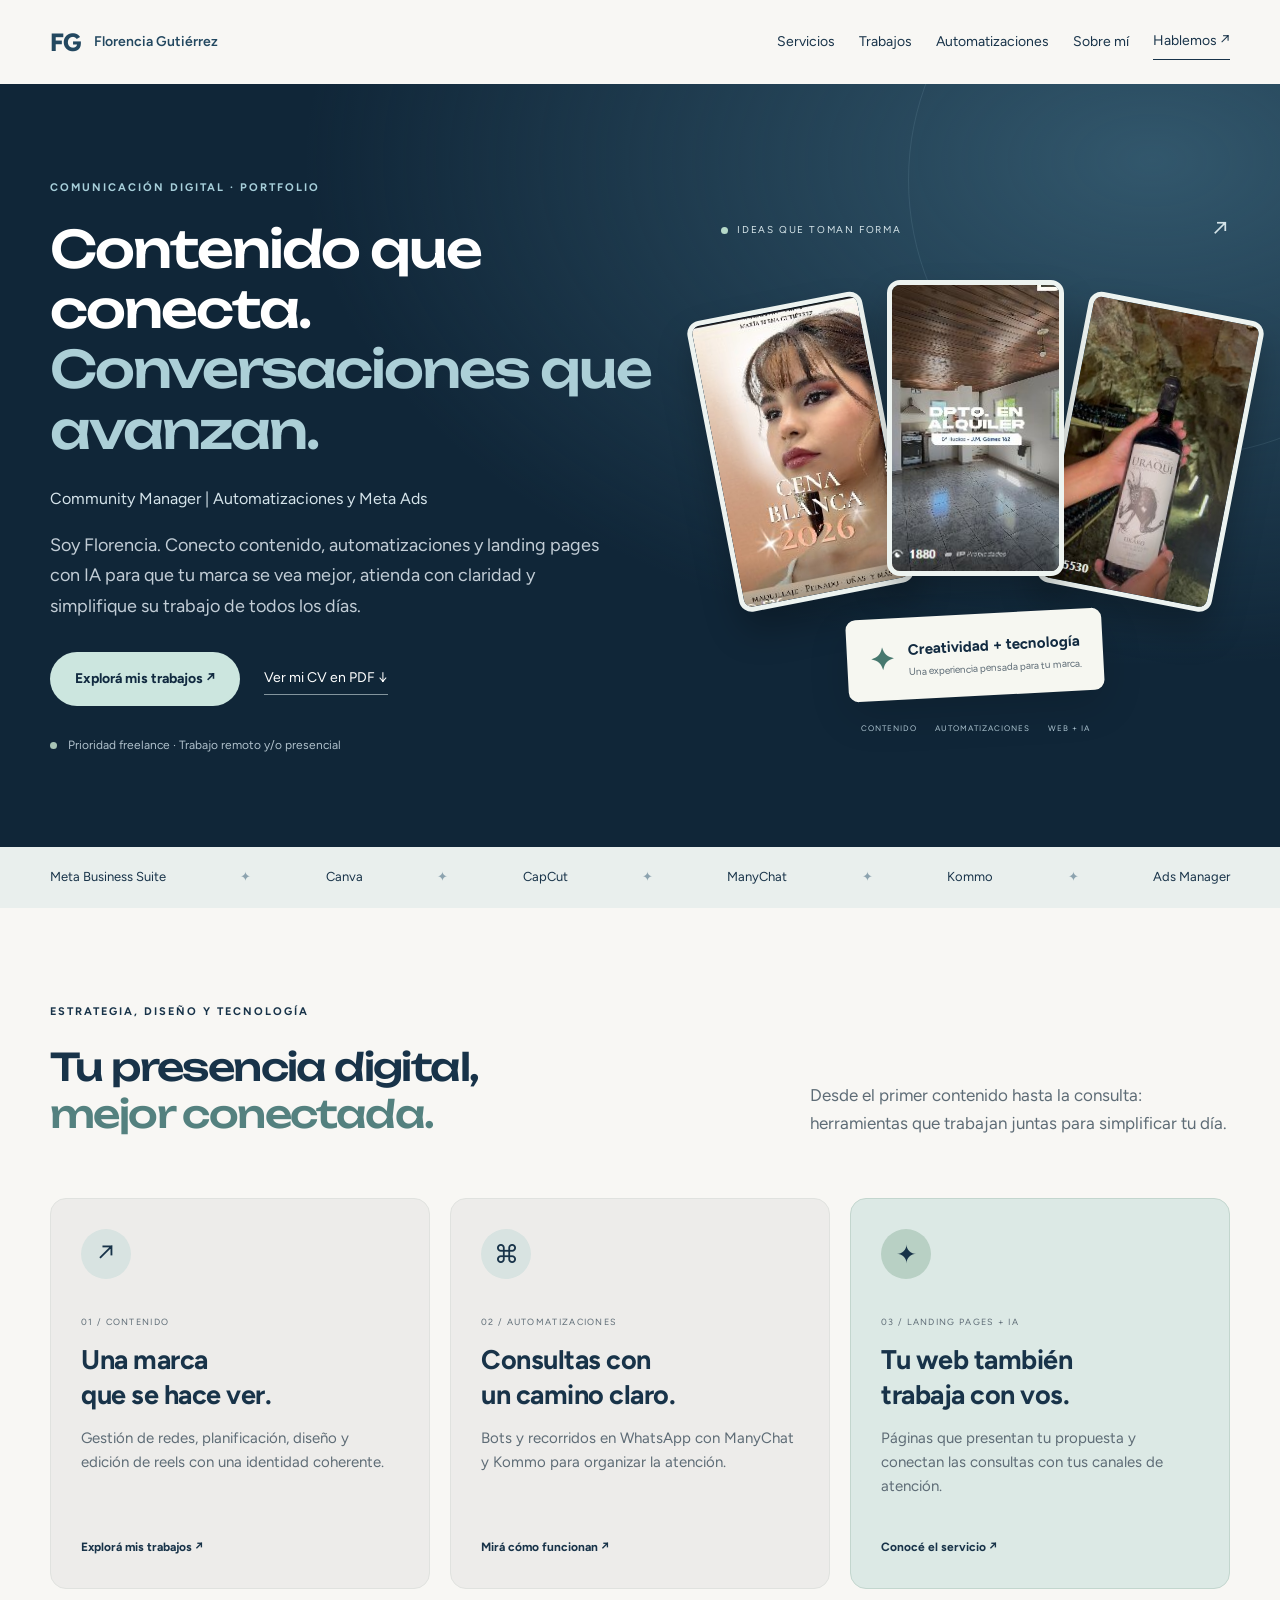
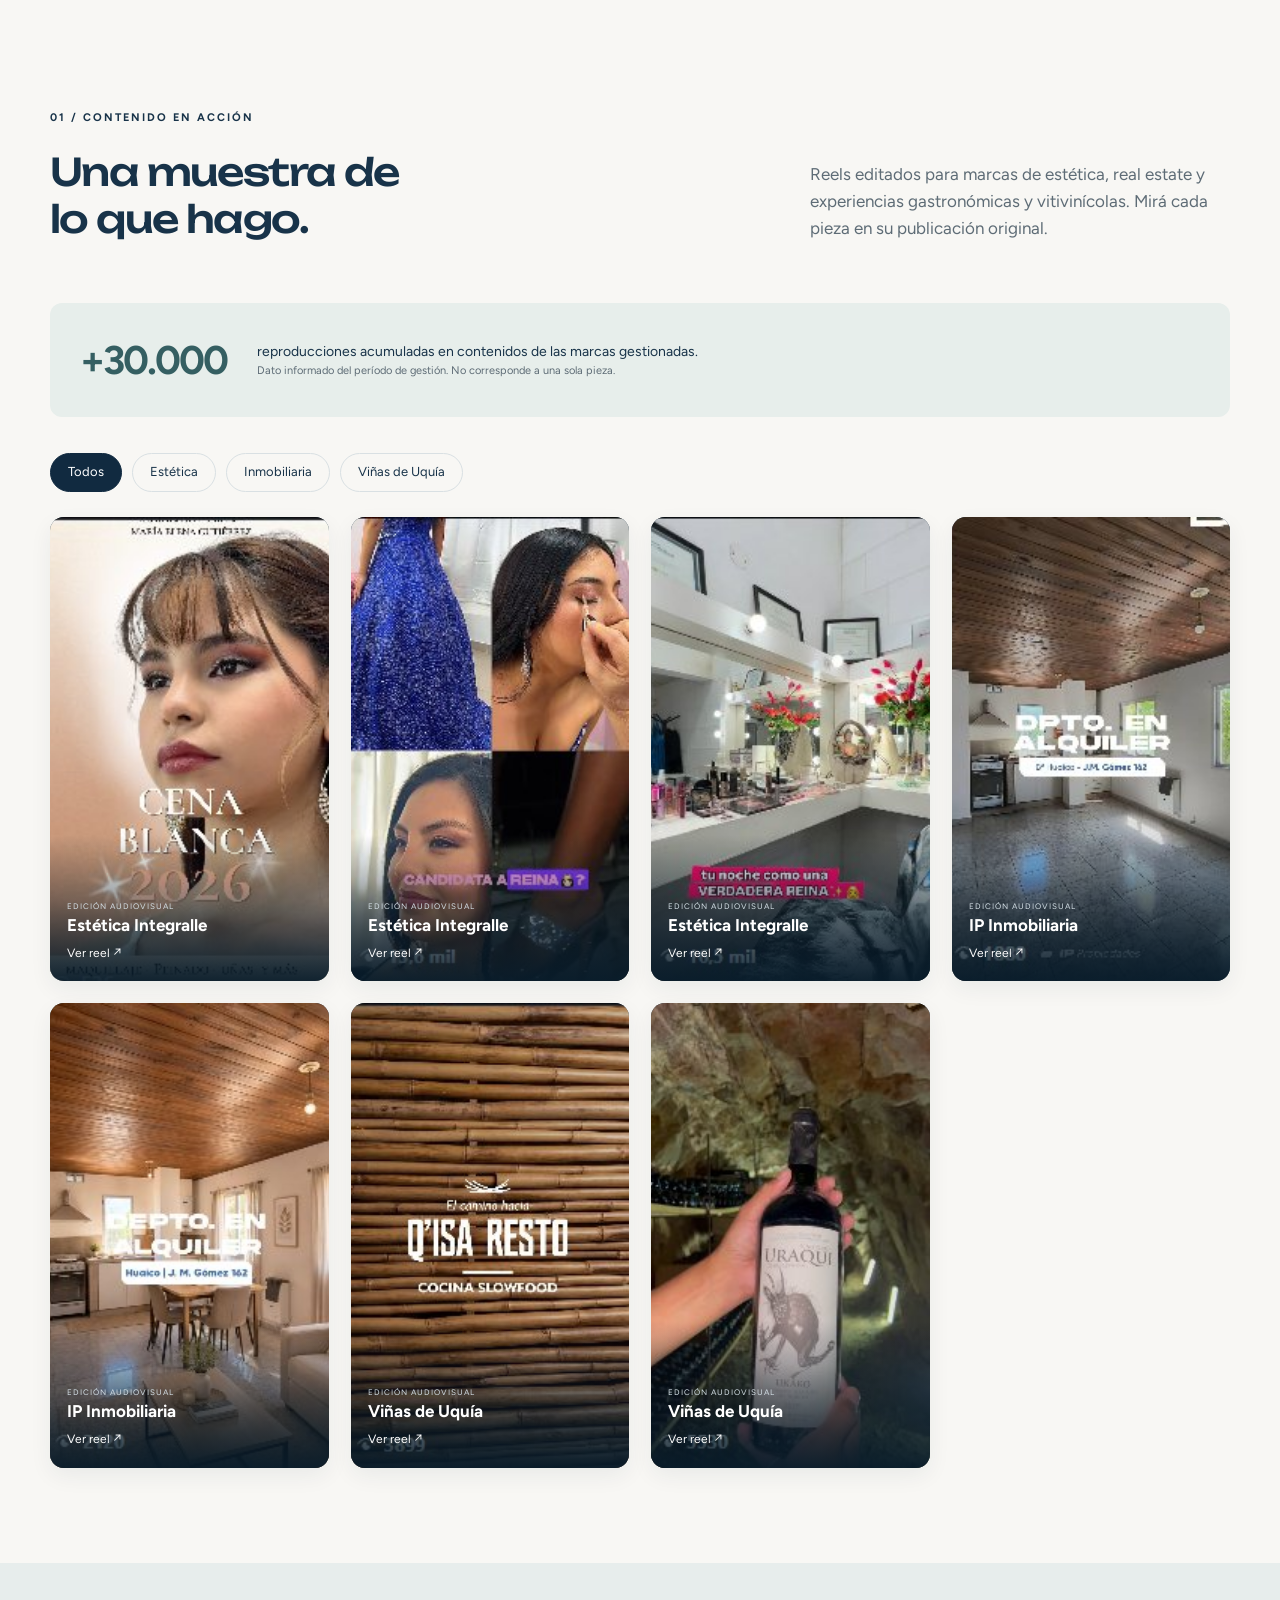
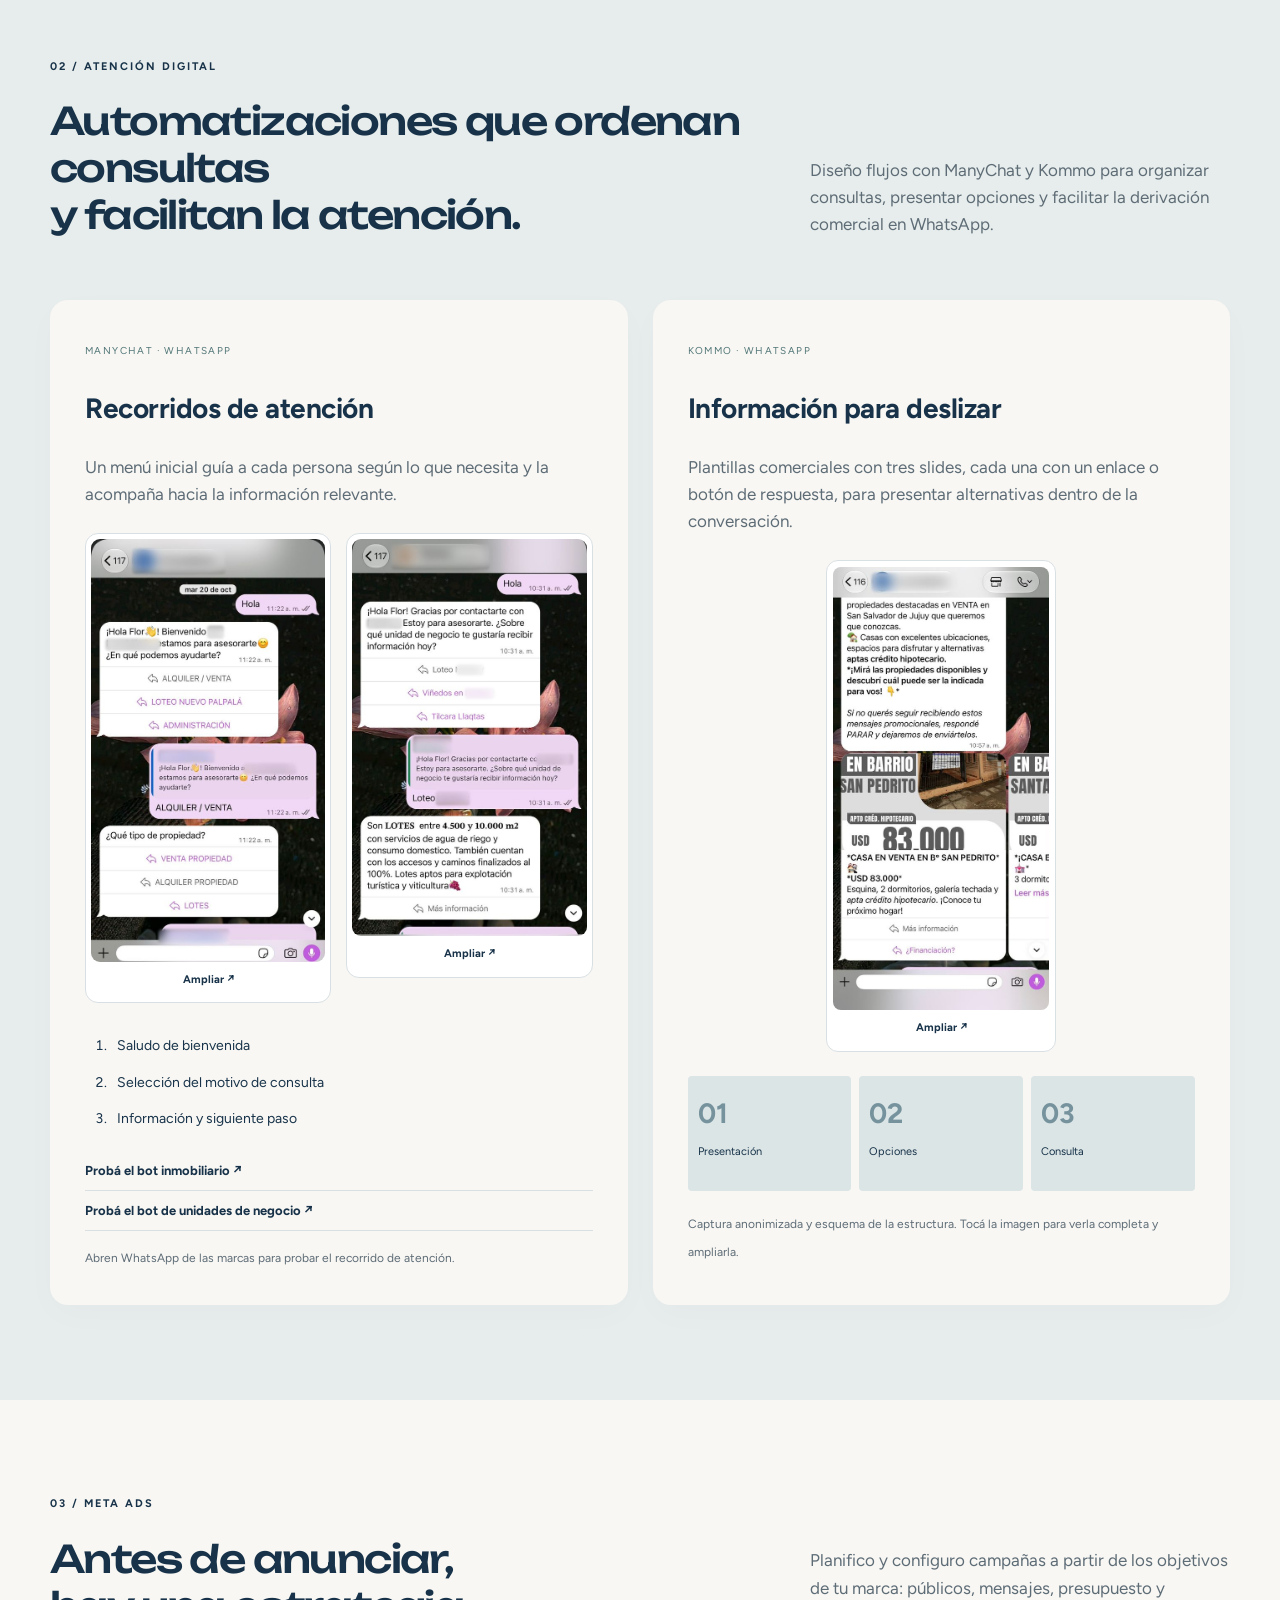
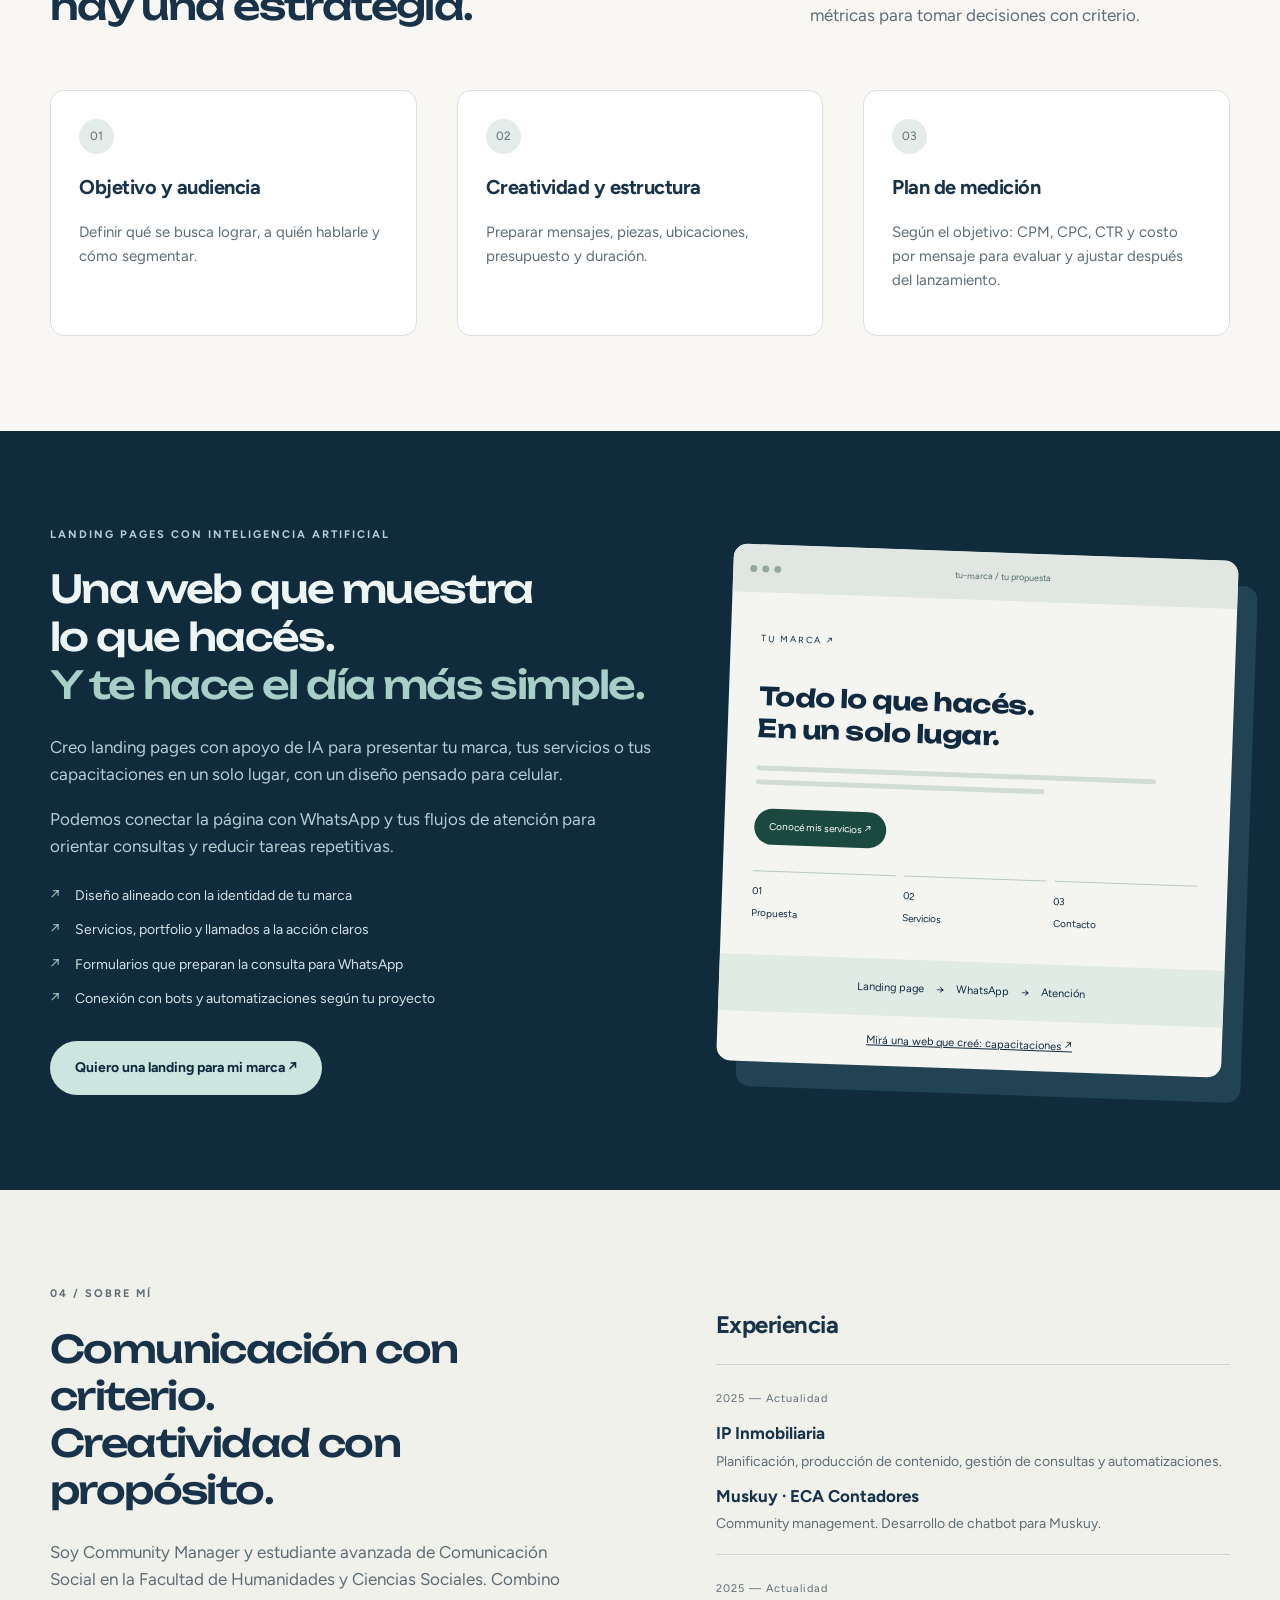
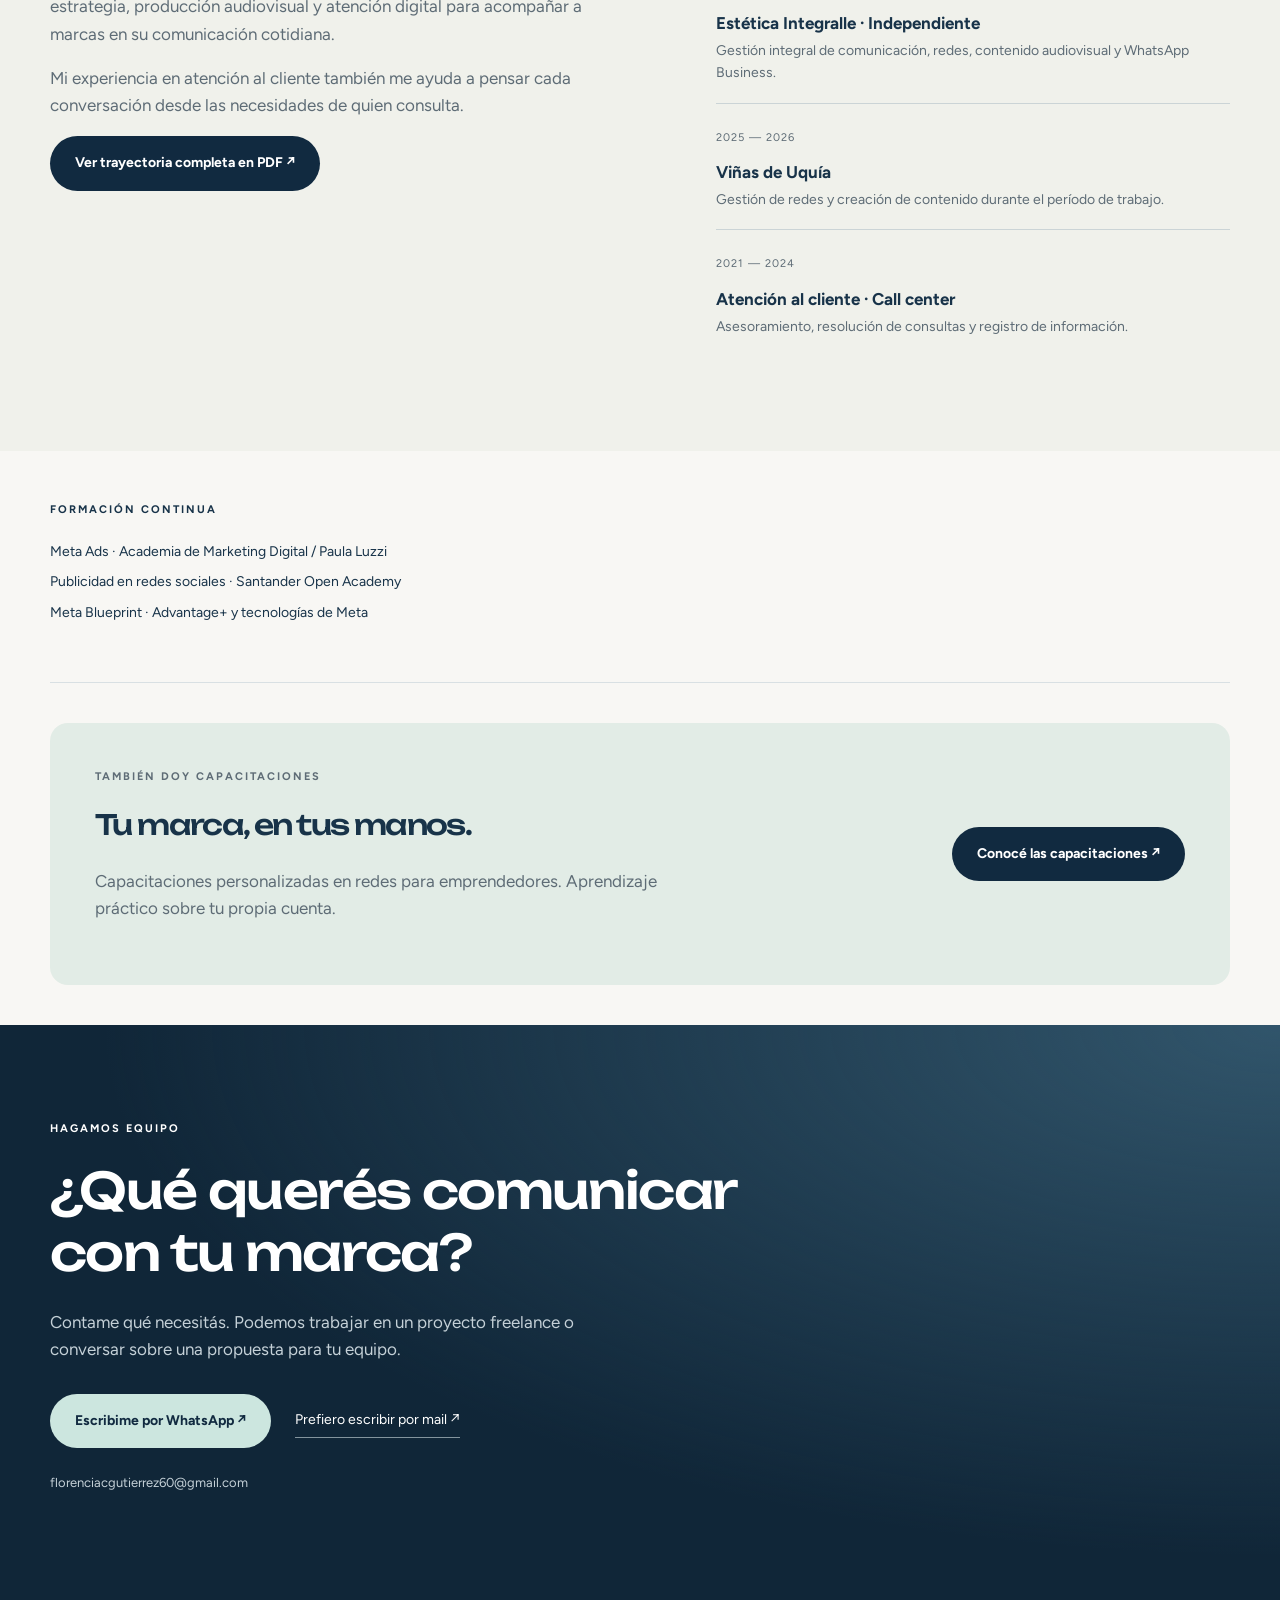
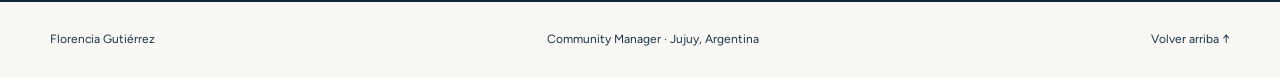
<file: florencia/index.html>
<!doctype html><html lang="es-AR"><head><meta charset="utf-8"><meta name="viewport" content="width=device-width,initial-scale=1"><title>Florencia Gutiérrez · Community Manager</title><meta name="description" content="Portfolio de Florencia Gutiérrez. Community management, contenido audiovisual, automatizaciones y planificación de Meta Ads."><link rel="preconnect" href="https://fonts.googleapis.com"><link rel="stylesheet" href="https://fonts.googleapis.com/css2?family=Figtree:wght@400;500;600;700;800&family=Unbounded:wght@500;600;700&display=swap"><link rel="stylesheet" href="style.css?v=2"></head><body><a class="skip" href="#trabajos">Ir al contenido</a><header><a class="logo" href="#">FG<span>Florencia Gutiérrez</span></a><nav aria-label="Principal"><a href="#servicios">Servicios</a><a href="#trabajos">Trabajos</a><a href="#automatizaciones">Automatizaciones</a><a href="#perfil">Sobre mí</a><a class="nav-contact" href="#contacto">Hablemos ↗</a></nav></header><main><section class="hero"><div class="wrap hero-grid"><div><p class="eyebrow">COMUNICACIÓN DIGITAL · PORTFOLIO</p><h1>Contenido que conecta.<br><span>Conversaciones que avanzan.</span></h1><p class="role">Community Manager | Automatizaciones y Meta Ads</p><p class="intro">Soy Florencia. Conecto contenido, automatizaciones y landing pages con IA para que tu marca se vea mejor, atienda con claridad y simplifique su trabajo de todos los días.</p><div class="actions"><a class="button light" href="#trabajos">Explorá mis trabajos ↗</a><a class="text-link" href="assets/cv-florencia-gutierrez.pdf" target="_blank" rel="noopener">Ver mi CV en PDF ↓</a></div><p class="availability"><i></i> Prioridad freelance · Trabajo remoto y/o presencial</p></div><div class="hero-art" aria-label="Selección de contenido y servicios"><div class="showcase-label"><span class="live-dot"></span> IDEAS QUE TOMAN FORMA <span>↗</span></div><div class="hero-covers"><img src="assets/reel-1.jpg" alt="Contenido de belleza para Estética Integralle"><img src="assets/reel-4.jpg" alt="Contenido de propiedades para IP Inmobiliaria"><img src="assets/reel-8.jpg" alt="Contenido para Viñas de Uquía"></div><div class="floating-note"><span>✦</span><div>Creatividad + tecnología<small>Una experiencia pensada para tu marca.</small></div></div><div class="showcase-foot"><span>CONTENIDO</span><span>AUTOMATIZACIONES</span><span>WEB + IA</span></div></div></div></section><div class="tools"><div class="wrap">Meta Business Suite <span>✦</span> Canva <span>✦</span> CapCut <span>✦</span> ManyChat <span>✦</span> Kommo <span>✦</span> Ads Manager</div></div><section class="wrap section services" id="servicios"><div class="section-head"><div><p class="eyebrow">ESTRATEGIA, DISEÑO Y TECNOLOGÍA</p><h2>Tu presencia digital,<br><span>mejor conectada.</span></h2></div><p>Desde el primer contenido hasta la consulta: herramientas que trabajan juntas para simplificar tu día.</p></div><div class="service-grid"><a href="#trabajos" class="service-tile"><span class="service-icon">↗</span><small>01 / CONTENIDO</small><h3>Una marca<br>que se hace ver.</h3><p>Gestión de redes, planificación, diseño y edición de reels con una identidad coherente.</p><b>Explorá mis trabajos ↗</b></a><a href="#automatizaciones" class="service-tile"><span class="service-icon">⌘</span><small>02 / AUTOMATIZACIONES</small><h3>Consultas con<br>un camino claro.</h3><p>Bots y recorridos en WhatsApp con ManyChat y Kommo para organizar la atención.</p><b>Mirá cómo funcionan ↗</b></a><a href="#landing-pages" class="service-tile featured"><span class="service-icon">✦</span><small>03 / LANDING PAGES + IA</small><h3>Tu web también<br>trabaja con vos.</h3><p>Páginas que presentan tu propuesta y conectan las consultas con tus canales de atención.</p><b>Conocé el servicio ↗</b></a></div></section><section class="wrap section" id="trabajos"><div class="section-head"><div><p class="eyebrow">01 / CONTENIDO EN ACCIÓN</p><h2>Una muestra de<br>lo que hago.</h2></div><p>Reels editados para marcas de estética, real estate y experiencias gastronómicas y vitivinícolas. Mirá cada pieza en su publicación original.</p></div><div class="result"><strong>+30.000</strong><p>reproducciones acumuladas en contenidos de las marcas gestionadas.<small>Dato informado del período de gestión. No corresponde a una sola pieza.</small></p></div><div class="filters" aria-label="Filtrar trabajos"><button class="active" data-filter="Todos" aria-pressed="true">Todos</button><button data-filter="Estética Integralle" aria-pressed="false">Estética</button><button data-filter="IP Inmobiliaria" aria-pressed="false">Inmobiliaria</button><button data-filter="Viñas de Uquía" aria-pressed="false">Viñas de Uquía</button></div><div class="reels"><a class="reel" data-brand="Estética Integralle" href="https://www.instagram.com/reel/DfLGN-CpMdk/" target="_blank" rel="noopener noreferrer"><img src="assets/reel-1.jpg" alt="Portada del reel 1 de Estética Integralle" loading="lazy"><span><small>EDICIÓN AUDIOVISUAL</small><strong>Estética Integralle</strong><em>Ver reel ↗</em></span></a><a class="reel" data-brand="Estética Integralle" href="https://www.instagram.com/reel/DZiXq7cpE6a/" target="_blank" rel="noopener noreferrer"><img src="assets/reel-2.jpg" alt="Portada del reel 2 de Estética Integralle" loading="lazy"><span><small>EDICIÓN AUDIOVISUAL</small><strong>Estética Integralle</strong><em>Ver reel ↗</em></span></a><a class="reel" data-brand="Estética Integralle" href="https://www.instagram.com/reel/DXSG198Dm6K/" target="_blank" rel="noopener noreferrer"><img src="assets/reel-3.jpg" alt="Portada del reel 3 de Estética Integralle" loading="lazy"><span><small>EDICIÓN AUDIOVISUAL</small><strong>Estética Integralle</strong><em>Ver reel ↗</em></span></a><a class="reel" data-brand="IP Inmobiliaria" href="https://www.instagram.com/reel/DfXZOHgt6v5/" target="_blank" rel="noopener noreferrer"><img src="assets/reel-4.jpg" alt="Portada del reel 4 de IP Inmobiliaria" loading="lazy"><span><small>EDICIÓN AUDIOVISUAL</small><strong>IP Inmobiliaria</strong><em>Ver reel ↗</em></span></a><a class="reel" data-brand="IP Inmobiliaria" href="https://www.instagram.com/reel/DfHmSCutlCF/" target="_blank" rel="noopener noreferrer"><img src="assets/reel-5.jpg" alt="Portada del reel 5 de IP Inmobiliaria" loading="lazy"><span><small>EDICIÓN AUDIOVISUAL</small><strong>IP Inmobiliaria</strong><em>Ver reel ↗</em></span></a><a class="reel" data-brand="Viñas de Uquía" href="https://www.instagram.com/reel/DaNv7xEy1AY/" target="_blank" rel="noopener noreferrer"><img src="assets/reel-7.jpg" alt="Portada del reel 7 de Viñas de Uquía" loading="lazy"><span><small>EDICIÓN AUDIOVISUAL</small><strong>Viñas de Uquía</strong><em>Ver reel ↗</em></span></a><a class="reel" data-brand="Viñas de Uquía" href="https://www.instagram.com/reel/DbLqu_8yj9J/" target="_blank" rel="noopener noreferrer"><img src="assets/reel-8.jpg" alt="Portada del reel 8 de Viñas de Uquía" loading="lazy"><span><small>EDICIÓN AUDIOVISUAL</small><strong>Viñas de Uquía</strong><em>Ver reel ↗</em></span></a></div></section><section class="automation" id="automatizaciones"><div class="wrap section"><div class="section-head"><div><p class="eyebrow">02 / ATENCIÓN DIGITAL</p><h2>Automatizaciones que ordenan consultas<br>y facilitan la atención.</h2></div><p>Diseño flujos con ManyChat y Kommo para organizar consultas, presentar opciones y facilitar la derivación comercial en WhatsApp.</p></div><div class="auto-grid"><article><span class="tag">MANYCHAT · WHATSAPP</span><h3>Recorridos de atención</h3><p>Un menú inicial guía a cada persona según lo que necesita y la acompaña hacia la información relevante.</p><div class="screens"><a href="assets/automatizacion-3.jpg" target="_blank" rel="noopener"><img src="assets/automatizacion-3.jpg" loading="lazy" alt="Bot inmobiliario en WhatsApp, con nombre y logo ocultos"></a><a href="assets/automatizacion-4.jpg" target="_blank" rel="noopener"><img src="assets/automatizacion-4.jpg" loading="lazy" alt="Bot de unidades de negocio, con nombre y logo ocultos"></a></div><ol class="steps"><li>Saludo de bienvenida</li><li>Selección del motivo de consulta</li><li>Información y siguiente paso</li></ol><div class="demo-links"><a href="https://wa.me/5493884689089?text=Hola" target="_blank" rel="noopener">Probá el bot inmobiliario ↗</a><a href="https://wa.me/5493885822003?text=Hola" target="_blank" rel="noopener">Probá el bot de unidades de negocio ↗</a></div><small>Abren WhatsApp de las marcas para probar el recorrido de atención.</small></article><article><span class="tag">KOMMO · WHATSAPP</span><h3>Información para deslizar</h3><p>Plantillas comerciales con tres slides, cada una con un enlace o botón de respuesta, para presentar alternativas dentro de la conversación.</p><a aria-label="Ampliar captura del carrusel comercial" class="commercial-shot" href="assets/automatizacion-6.jpg" target="_blank" rel="noopener"><img src="assets/automatizacion-6.jpg" loading="lazy" alt="Carrusel comercial en WhatsApp, con identidad de la marca oculta"></a><div class="carousel-demo" aria-label="Esquema ilustrativo de un carrusel comercial"><div><b>01</b><span>Presentación</span></div><div><b>02</b><span>Opciones</span></div><div><b>03</b><span>Consulta</span></div></div><small>Captura anonimizada y esquema de la estructura. Tocá la imagen para verla completa y ampliarla.</small></article></div></div></section><section class="wrap section" id="meta"><div class="section-head"><div><p class="eyebrow">03 / META ADS</p><h2>Antes de anunciar,<br>hay una estrategia.</h2></div><p>Planifico y configuro campañas a partir de los objetivos de tu marca: públicos, mensajes, presupuesto y métricas para tomar decisiones con criterio.</p></div><div class="plan"><article><span>01</span><h3>Objetivo y audiencia</h3><p>Definir qué se busca lograr, a quién hablarle y cómo segmentar.</p></article><article><span>02</span><h3>Creatividad y estructura</h3><p>Preparar mensajes, piezas, ubicaciones, presupuesto y duración.</p></article><article><span>03</span><h3>Plan de medición</h3><p>Según el objetivo: CPM, CPC, CTR y costo por mensaje para evaluar y ajustar después del lanzamiento.</p></article></div></section><section class="web-section" id="landing-pages"><div class="wrap section web-grid"><div><p class="eyebrow">LANDING PAGES CON INTELIGENCIA ARTIFICIAL</p><h2>Una web que muestra<br>lo que hacés.<br><span>Y te hace el día más simple.</span></h2><p>Creo landing pages con apoyo de IA para presentar tu marca, tus servicios o tus capacitaciones en un solo lugar, con un diseño pensado para celular.</p><p>Podemos conectar la página con WhatsApp y tus flujos de atención para orientar consultas y reducir tareas repetitivas.</p><ul class="web-list"><li>Diseño alineado con la identidad de tu marca</li><li>Servicios, portfolio y llamados a la acción claros</li><li>Formularios que preparan la consulta para WhatsApp</li><li>Conexión con bots y automatizaciones según tu proyecto</li></ul><a class="button light" href="https://wa.me/5493884048799?text=Hola%20Flor%2C%20quiero%20consultarte%20por%20una%20landing%20page%20para%20mi%20marca." target="_blank" rel="noopener">Quiero una landing para mi marca ↗</a></div><div class="browser-mock"><div class="browser-bar"><i></i><i></i><i></i><span>tu-marca / tu propuesta</span></div><div class="mock-body"><span class="mock-brand">TU MARCA ↗</span><h3>Todo lo que hacés.<br>En un solo lugar.</h3><div class="mock-line"></div><div class="mock-line short"></div><div class="mock-button">Conocé mis servicios ↗</div><div class="mock-blocks"><div>01<br>Propuesta</div><div>02<br>Servicios</div><div>03<br>Contacto</div></div></div><div class="mock-connection">Landing page <span>→</span> WhatsApp <span>→</span> Atención</div><a href="https://florenciacgutierrez60-hash.github.io/capacitacion-en-redes/" target="_blank" rel="noopener" class="web-example">Mirá una web que creé: capacitaciones ↗</a></div></div></section><section class="about" id="perfil"><div class="wrap section about-grid"><div><p class="eyebrow">04 / SOBRE MÍ</p><h2>Comunicación con criterio.<br>Creatividad con propósito.</h2><p>Soy Community Manager y estudiante avanzada de Comunicación Social en la Facultad de Humanidades y Ciencias Sociales. Combino estrategia, producción audiovisual y atención digital para acompañar a marcas en su comunicación cotidiana.</p><p>Mi experiencia en atención al cliente también me ayuda a pensar cada conversación desde las necesidades de quien consulta.</p><a class="button dark" href="assets/cv-florencia-gutierrez.pdf" target="_blank" rel="noopener">Ver trayectoria completa en PDF ↗</a></div><div><h3>Experiencia</h3><div class="experience"><span>2025 — Actualidad</span><h4>IP Inmobiliaria</h4><p>Planificación, producción de contenido, gestión de consultas y automatizaciones.</p><h4>Muskuy · ECA Contadores</h4><p>Community management. Desarrollo de chatbot para Muskuy.</p></div><div class="experience"><span>2025 — Actualidad</span><h4>Estética Integralle · Independiente</h4><p>Gestión integral de comunicación, redes, contenido audiovisual y WhatsApp Business.</p></div><div class="experience"><span>2025 — 2026</span><h4>Viñas de Uquía</h4><p>Gestión de redes y creación de contenido durante el período de trabajo.</p></div><div class="experience"><span>2021 — 2024</span><h4>Atención al cliente · Call center</h4><p>Asesoramiento, resolución de consultas y registro de información.</p></div></div></div></section><section class="wrap credentials"><p class="eyebrow">FORMACIÓN CONTINUA</p><p>Meta Ads · Academia de Marketing Digital / Paula Luzzi</p><p>Publicidad en redes sociales · Santander Open Academy</p><p>Meta Blueprint · Advantage+ y tecnologías de Meta</p></section><section class="wrap training"><div><p class="eyebrow">TAMBIÉN DOY CAPACITACIONES</p><h2>Tu marca, en tus manos.</h2><p>Capacitaciones personalizadas en redes para emprendedores. Aprendizaje práctico sobre tu propia cuenta.</p></div><a class="button dark" href="https://florenciacgutierrez60-hash.github.io/capacitacion-en-redes/" target="_blank" rel="noopener">Conocé las capacitaciones ↗</a></section><section class="contact" id="contacto"><div class="wrap section"><p class="eyebrow">HAGAMOS EQUIPO</p><h2>¿Qué querés comunicar<br>con tu marca?</h2><p>Contame qué necesitás. Podemos trabajar en un proyecto freelance o conversar sobre una propuesta para tu equipo.</p><div class="actions"><a class="button light" href="https://wa.me/5493884048799?text=Hola%20Flor%2C%20vi%20tu%20portfolio%20y%20me%20gustar%C3%ADa%20conversar%20sobre%20un%20proyecto." target="_blank" rel="noopener">Escribime por WhatsApp ↗</a><a class="text-link" href="mailto:florenciacgutierrez60@gmail.com">Prefiero escribir por mail ↗</a></div><p class="email">florenciacgutierrez60@gmail.com</p></div></section></main><footer class="wrap"><span>Florencia Gutiérrez</span><span>Community Manager · Jujuy, Argentina</span><a href="#">Volver arriba ↑</a></footer><dialog class="image-viewer" aria-label="Captura ampliada"><button class="close-viewer" aria-label="Cerrar imagen">Cerrar ×</button><img alt=""><p>Podés desplazarte para recorrer la captura completa.</p></dialog><script src="script.js?v=2"></script></body></html>
</file>
<file: florencia/style.css>
:root{--ink:#172b3c;--muted:#5e6c76;--paper:#f7f7f3;--deep:#102638;--blue:#c1d7e3;--line:#d6dfdf}*{box-sizing:border-box}html{scroll-behavior:smooth;scroll-padding-top:90px}body{margin:0;background:var(--paper);color:var(--ink);font:17px/1.6 Figtree,Arial,sans-serif}a{color:inherit;text-decoration:none}button{font:inherit}a:focus-visible,button:focus-visible{outline:3px solid #3983aa;outline-offset:5px}.wrap,header{width:min(1180px,calc(100% - 80px));margin:auto}header{display:flex;align-items:center;justify-content:space-between;padding:24px 0}.logo{display:flex;align-items:center;gap:14px;font-size:25px;font-weight:800;letter-spacing:-1px}.logo span{font-size:14px;letter-spacing:0;font-weight:600}nav{display:flex;align-items:center;gap:30px;font-size:14px}.nav-contact{border-bottom:1px solid;padding:6px 0}.hero{background:var(--deep);color:#fff;padding:85px 0 70px}.hero-grid{display:grid;grid-template-columns:1.5fr 1fr;gap:70px;align-items:center}.eyebrow{font-size:11px;font-weight:700;letter-spacing:2px;margin:0 0 22px}h1,h2{font-family:Unbounded,Arial,sans-serif;font-weight:500;letter-spacing:-1.6px;line-height:1.24;margin:0 0 26px}h1{font-size:clamp(33px,3.7vw,50px)}h1 span{color:var(--blue)}h2{font-size:clamp(27px,3vw,38px)}h3{font-size:24px;line-height:1.3;letter-spacing:-.5px}h4{margin:10px 0 3px}.role{font-size:16px;color:#d5e4eb}.intro{max-width:560px;color:#c2cdd6;font-size:18px}.actions{display:flex;gap:24px;align-items:center;flex-wrap:wrap;margin-top:30px}.button{display:inline-block;padding:14px 22px;border-radius:5px;font-weight:700;font-size:14px}.light{background:#d7e6ec;color:var(--deep)}.dark{background:var(--deep);color:white}.text-link{font-size:14px;border-bottom:1px solid #83949d;padding:5px 0}.availability{font-size:12px;color:#afc0cb;margin-top:30px}.availability i{display:inline-block;width:7px;height:7px;background:#a8c3b5;border-radius:50%;margin-right:8px}.hero-art{background:#c6d8dc;color:var(--deep);padding:30px;transform:rotate(3deg);box-shadow:12px 12px 0 #243e50;border-radius:4px}.art-top,.art-bottom{font-size:9px;letter-spacing:1.4px;border-bottom:1px solid #98afb6;padding-bottom:20px}.art-top span{float:right;font-size:25px;line-height:1}.hero-art p{font-size:30px;line-height:1.3;letter-spacing:-1px;margin:30px 0}.hero-art b{font-weight:800}.flow{display:flex;align-items:center;justify-content:space-between;gap:6px;font-size:11px;padding:25px 0}.flow span{background:#e7eff0;padding:9px}.art-bottom{border-bottom:0;border-top:1px solid #98afb6;padding:22px 0 0;font-size:8px}.tools{border-bottom:1px solid var(--line);padding:20px 0;font-size:13px}.tools .wrap{display:flex;align-items:center;justify-content:space-between;gap:15px;flex-wrap:wrap}.tools span{color:#8ca3af}.section{padding-top:95px;padding-bottom:95px}.section-head{display:flex;justify-content:space-between;gap:70px;align-items:end;margin-bottom:35px}.section-head>p{max-width:420px;color:var(--muted);margin-bottom:26px}.result{display:flex;align-items:center;gap:30px;border-top:1px solid var(--line);border-bottom:1px solid var(--line);padding:20px 0;margin:15px 0 36px}.result strong{font-size:40px;letter-spacing:-2px}.result p{font-size:14px;margin:0}.result small{display:block;color:var(--muted);font-size:11px}small{font-size:12px;color:var(--muted);line-height:1.5}.filters{display:flex;gap:10px;flex-wrap:wrap;margin-bottom:25px}.filters button{cursor:pointer;border:1px solid var(--line);background:transparent;border-radius:30px;padding:8px 17px;font-size:13px;color:var(--ink)}.filters .active{background:var(--deep);color:white;border-color:var(--deep)}.reels{display:grid;grid-template-columns:repeat(4,1fr);gap:22px}.reel{position:relative;overflow:hidden;border-radius:6px;background:#233a49;aspect-ratio:9/15;display:block}.reel img{width:100%;height:100%;object-fit:cover;transition:transform .3s}.reel:hover img{transform:scale(1.04)}.reel span{position:absolute;inset:auto 0 0;padding:50px 17px 18px;background:linear-gradient(transparent,#081c2bf0);color:white}.reel strong,.reel small,.reel em{display:block}.reel small{font-size:8px;letter-spacing:1px;color:#d5e0e7}.reel strong{font-size:17px}.reel em{font-style:normal;font-size:12px;margin-top:5px}.reel[hidden]{display:none}.automation{background:#e9eeed}.auto-grid{display:grid;grid-template-columns:1fr 1fr;gap:25px}.auto-grid article{padding:35px;background:var(--paper);border:1px solid var(--line);border-radius:6px}.tag{font-size:10px;letter-spacing:1.4px}.auto-grid article>p,.plan p,.about p,.training p{color:var(--muted)}.steps{padding-left:25px;font-size:14px}.steps li{padding:7px}.demo-links{display:flex;flex-direction:column;gap:10px;font-size:13px;margin:24px 0 12px}.demo-links a{border-bottom:1px solid var(--line);padding-bottom:8px;font-weight:700}.carousel-demo{display:flex;gap:8px;margin:28px 0}.carousel-demo div{flex:1;background:#dbe5e6;padding:15px 10px;min-height:115px;border-radius:4px}.carousel-demo b{display:block;font-size:28px;color:#75929d}.carousel-demo span{font-size:11px}.plan{display:grid;grid-template-columns:repeat(3,1fr);gap:40px}.plan article{border-top:1px solid #96acb8;padding-top:24px}.plan article>span{font-size:12px;color:var(--muted)}.plan h3{font-size:20px}.plan p{font-size:15px}.about{background:#edf0ef}.about-grid{display:grid;grid-template-columns:1.1fr 1fr;gap:100px}.about-grid>div>p{max-width:540px}.experience{border-top:1px solid #cbd4d6;padding:18px 0}.experience span{font-size:11px;letter-spacing:1px;color:var(--muted)}.experience p{font-size:14px;margin:0}.credentials{padding-top:50px;padding-bottom:50px;border-bottom:1px solid var(--line)}.credentials p:not(.eyebrow){font-size:14px;margin:8px 0}.training{padding-top:70px;padding-bottom:70px;display:flex;align-items:center;justify-content:space-between;gap:50px}.training h2{font-size:28px}.training p{max-width:620px}.training .button{white-space:nowrap}.contact{background:var(--deep);color:#fff}.contact h2{font-size:clamp(30px,4vw,50px)}.contact .section>p:not(.eyebrow){max-width:580px;color:#c4d0d7}.contact .email{font-size:13px;margin-top:25px}footer{display:flex;justify-content:space-between;padding:28px 0;gap:20px;font-size:12px}.skip{position:absolute;top:-100px}.skip:focus{top:10px;background:white;z-index:10;padding:10px}@media(max-width:950px){.hero-grid{gap:35px;grid-template-columns:1.3fr 1fr}.hero-art{padding:22px}.hero-art p{font-size:25px}.flow{flex-wrap:wrap}.about-grid{gap:40px}.reels{gap:14px}.section-head{gap:40px}.logo span{display:none}}@media(max-width:700px){.wrap,header{width:calc(100% - 36px)}header{padding:18px 0}nav{gap:17px;font-size:12px}nav a:nth-child(2),nav a:nth-child(3){display:none}.hero{padding:55px 0}.hero-grid,.about-grid,.auto-grid{grid-template-columns:1fr}.hero-art{max-width:380px;margin:20px 12px 5px;transform:rotate(2deg)}.hero-art p{font-size:30px}.flow{justify-content:start;gap:14px}.tools .wrap{justify-content:center;font-size:11px}.section{padding-top:60px;padding-bottom:60px}.section-head{display:block;margin-bottom:25px}.section-head>p{max-width:100%}.reels{grid-template-columns:repeat(2,1fr)}.reel span{padding:40px 12px 13px}.reel strong{font-size:14px}.reel small{font-size:7px}.result{gap:18px}.result strong{font-size:31px}.result p{font-size:12px}.result small{font-size:10px}.plan{grid-template-columns:1fr;gap:24px}.plan h3{margin:10px 0}.auto-grid article{padding:25px}.training{display:block}.training .button{margin-top:15px}footer{flex-wrap:wrap}h1{letter-spacing:-1px}.contact .email{overflow-wrap:anywhere}}@media(prefers-reduced-motion:reduce){html{scroll-behavior:auto}*{transition:none!important}}

.screens{display:grid;grid-template-columns:1fr 1fr;gap:12px;margin:25px 0}.screens img{display:block;width:100%;height:270px;object-fit:cover;object-position:top;border-radius:8px}.commercial-shot{display:block;max-width:260px;margin:24px auto}.commercial-shot img{display:block;width:100%;max-height:350px;object-fit:cover;object-position:top;border-radius:8px}
/* Portfolio visual refresh */
:root{--paper:#f8f7f4;--deep:#112a40;--blue:#a7cfda;--ink:#183349;--line:#d9e0e3}body{background:var(--paper)}header{padding:22px 0}.logo{color:#234860}nav{gap:24px}.hero{position:relative;overflow:hidden;background:radial-gradient(ellipse at 90% 10%,#32576c 0,transparent 52%),#102638;padding:95px 0 80px}.hero:after{content:'';position:absolute;width:550px;height:550px;border:1px solid #a7cfda1f;border-radius:50%;right:-180px;top:-180px;pointer-events:none}.hero-grid{grid-template-columns:1.2fr 1fr;gap:60px}.hero h1{font-size:clamp(36px,4vw,55px);line-height:1.18;letter-spacing:-2px}.hero h1 span{color:#accfd7}.hero .eyebrow{color:#a7cfda}.hero .intro{font-size:18px;line-height:1.7}.button{border-radius:50px;padding:16px 25px;transition:transform .2s,box-shadow .2s}.button:hover{transform:translateY(-3px);box-shadow:0 10px 25px #0d243320}.light{background:#cce6df}.hero-art{position:relative;transform:none;background:transparent;padding:0;box-shadow:none;color:white;min-width:0;z-index:1}.showcase-label{display:flex;align-items:center;gap:9px;font-size:10px;letter-spacing:1.8px;color:#d5e4e9;margin-bottom:26px}.showcase-label>span:last-child{margin-left:auto;font-size:23px}.live-dot{height:7px;width:7px;background:#b5d9c9;border-radius:50%}.hero-covers{display:flex;align-items:center;justify-content:center;gap:0;padding:15px 8px 35px}.hero-covers img{width:36%;aspect-ratio:9/15;object-fit:cover;border-radius:13px;border:5px solid #edf3f0;box-shadow:0 20px 35px #0004}.hero-covers img:first-child{transform:rotate(-11deg) translateY(14px);z-index:1}.hero-covers img:nth-child(2){transform:translateY(-10px);z-index:2}.hero-covers img:last-child{transform:rotate(11deg) translateY(14px);z-index:1}.floating-note{display:flex;align-items:center;gap:14px;background:#f6f7f1;color:var(--deep);padding:17px 22px;border-radius:10px;position:relative;z-index:3;margin:-7px auto 26px;width:max-content;max-width:100%;box-shadow:0 15px 40px #0002;font-size:15px;font-weight:700;transform:rotate(-3deg)}.floating-note>span{font-size:30px;color:#46786e}.floating-note small{display:block;font-size:10px;font-weight:400;margin-top:3px}.showcase-foot{display:flex;justify-content:center;gap:18px;font-size:8px;letter-spacing:1px;color:#b2cad6}.tools{background:#e9efed;border:0}.services{padding-bottom:25px}.services .section-head h2 span{color:#54817f}.service-grid{display:grid;grid-template-columns:repeat(3,1fr);gap:20px}.service-tile{display:flex;flex-direction:column;position:relative;background:#edecea;padding:30px;border-radius:16px;border:1px solid #e0e2df;transition:transform .2s,box-shadow .2s}.service-tile:hover{transform:translateY(-6px);box-shadow:0 18px 35px #19374812}.service-icon{width:50px;height:50px;border-radius:50%;display:grid;place-items:center;background:#d8e3e1;font-size:25px;margin-bottom:36px}.service-tile small{font-size:9px;letter-spacing:1.3px}.service-tile h3{font-size:27px;margin:14px 0}.service-tile p{font-size:15px;color:var(--muted);margin-top:0}.service-tile>b{font-size:12px;margin-top:auto;padding-top:25px}.featured{background:#dce9e5;border-color:#c3d6ce}.featured .service-icon{background:#b8d0c4}.result{background:#e7eeeb;padding:25px 30px;border:0;border-radius:12px}.result strong{color:#355f62}.reels{gap:22px}.reel{border-radius:14px;box-shadow:0 8px 22px #152d3810}.reel:hover{box-shadow:0 15px 30px #152d3826}.reel span{padding-top:65px}.automation{background:#e7edec}.automation .auto-grid article{border-radius:18px;border:0;box-shadow:0 10px 35px #14333d05}.auto-grid h3{font-size:28px}.auto-grid .tag{color:#527777}.screens{gap:15px;align-items:start}.screens a{padding:5px;background:#fff;border:1px solid var(--line);border-radius:13px;display:block;position:relative;cursor:zoom-in}.screens a:after,.commercial-shot:after{content:'Ampliar ↗';display:block;text-align:center;font-size:11px;padding:9px;color:var(--ink);font-weight:700}.screens img{height:auto;max-height:none;width:100%;object-fit:contain;border-radius:9px}.commercial-shot{max-width:230px;background:#fff;padding:6px;border:1px solid var(--line);border-radius:12px;cursor:zoom-in}.commercial-shot img{max-height:none;height:auto;object-fit:contain;border-radius:8px}.carousel-demo{margin:24px 0 18px}.plan article{padding:28px;border:1px solid var(--line);border-radius:14px;background:#fff}.plan article>span{display:inline-grid;place-items:center;width:35px;height:35px;background:#e4ece9;border-radius:50%}.web-section{background:#102b3c;color:#edf5f5;overflow:hidden}.web-grid{display:grid;grid-template-columns:1.2fr 1fr;gap:70px;align-items:center}.web-grid h2{font-size:clamp(28px,3vw,40px)}.web-grid h2 span{color:#a8cfc7}.web-grid p{color:#b8ccd5}.web-list{list-style:none;padding:0;font-size:14px;color:#d3e2e7;margin:25px 0 30px}.web-list li{margin:12px 0;padding-left:25px;position:relative}.web-list li:before{content:'↗';position:absolute;left:0;color:#a8cfc7}.browser-mock{background:#f4f5f1;color:var(--deep);border-radius:14px;overflow:hidden;box-shadow:20px 25px 0 #214354;transform:rotate(2deg)}.browser-bar{display:flex;gap:5px;padding:17px;background:#e0e7e3;align-items:center}.browser-bar i{width:7px;height:7px;border-radius:50%;background:#94aaa1}.browser-bar span{font-size:9px;text-align:center;flex:1;color:#536c65}.mock-body{padding:30px}.mock-brand{font-size:9px;letter-spacing:2px}.mock-body h3{font-family:Unbounded,Arial,sans-serif;font-size:25px;margin:30px 0 20px}.mock-line{height:5px;background:#d1dcd6;width:90%;margin:9px 0;border-radius:4px}.mock-line.short{width:65%}.mock-button{display:inline-block;padding:10px 15px;background:#1b483f;color:white;border-radius:30px;font-size:10px;margin:15px 0 26px}.mock-blocks{display:grid;grid-template-columns:repeat(3,1fr);gap:8px}.mock-blocks div{border-top:1px solid #b9c9c1;font-size:10px;line-height:2.2;padding-top:9px}.mock-connection{display:flex;justify-content:center;gap:12px;font-size:11px;background:#e1ebe5;padding:20px}.web-example{display:block;font-size:11px;padding:16px 20px;text-align:center;text-decoration:underline}.about{background:#f0f1eb}.training{margin-top:40px;margin-bottom:40px;background:#e2ece6;border-radius:18px;padding:45px}.contact{background:radial-gradient(ellipse at 100% 0,#31556b,transparent 65%),#102638}.image-viewer{border:0;border-radius:14px;padding:60px 18px 20px;background:#eff2ee;max-width:min(1000px,95vw);max-height:94vh;overflow:auto}.image-viewer::backdrop{background:#071726de;backdrop-filter:blur(5px)}.image-viewer img{display:block;max-width:100%;height:auto;margin:auto}.close-viewer{position:sticky;top:0;float:right;margin-top:-45px;border:0;border-radius:30px;background:var(--deep);color:white;padding:10px 18px;cursor:pointer;z-index:2}.image-viewer p{text-align:center;font-size:12px}.image-viewer[open]{animation:appear .2s ease-out}@keyframes appear{from{opacity:0;transform:translateY(12px)}to{opacity:1;transform:none}}@media(max-width:950px){.hero-grid{gap:35px}.hero h1{font-size:39px}.service-tile{padding:24px}.service-tile h3{font-size:23px}.web-grid{gap:40px}.mock-body{padding:24px}}@media(max-width:700px){.hero{padding:58px 0 45px}.hero-grid,.web-grid{grid-template-columns:1fr}.hero h1{font-size:clamp(35px,9vw,48px)}.hero-art{margin:28px 12px 0;max-width:420px;min-width:0;padding:0;transform:none}.hero-covers{padding-bottom:25px}.hero-covers img{border-width:4px}.floating-note{font-size:14px}.service-grid{grid-template-columns:1fr}.service-tile{padding:26px}.service-icon{margin-bottom:22px}.service-tile h3 br{display:none}.service-tile h3{font-size:25px}.service-tile>b{padding-top:15px}.services{padding-bottom:10px}.result{padding:22px 18px}.auto-grid article{padding:24px}.auto-grid h3{font-size:25px}.automation h2{font-size:27px}.automation h2 br{display:none}.screens{gap:10px}.screens img{height:auto}.browser-mock{margin:10px 12px 15px 0;box-shadow:12px 15px 0 #214354}.training{padding:30px 24px}.plan article{padding:24px}.showcase-foot{font-size:7px;gap:13px}.hero .intro{font-size:17px}nav{gap:15px}.reel{border-radius:11px}}@media(prefers-reduced-motion:reduce){.image-viewer[open]{animation:none}.button:hover,.service-tile:hover{transform:none}}
</file>
